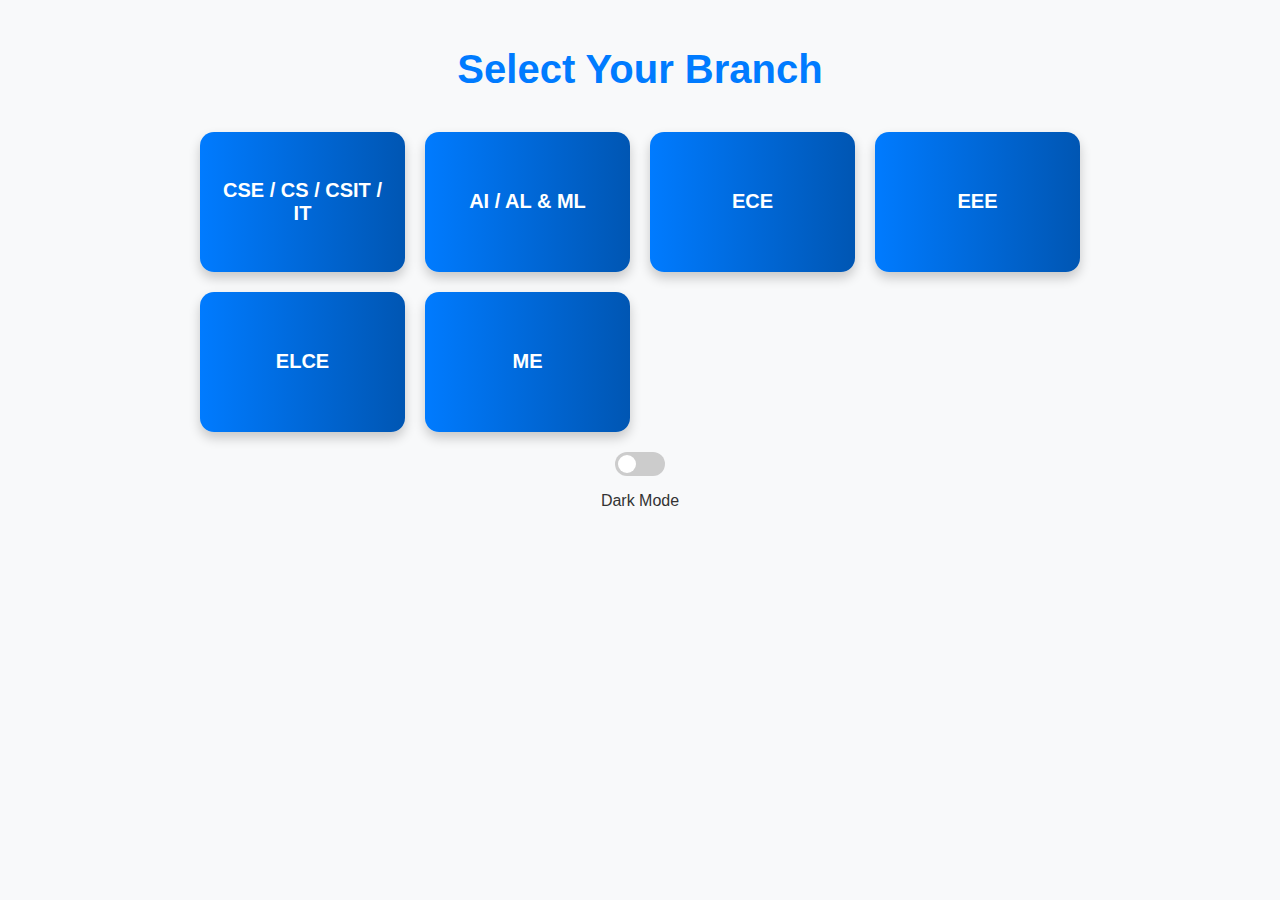
<file: index.html>
<!DOCTYPE html>
<html lang="en">
<head>
    <meta charset="UTF-8">
    <meta name="viewport" content="width=device-width, initial-scale=1.0">
    <title>Student Notes - Home</title>
    <link rel="stylesheet" href="styles.css">
</head>
<body>
    <div class="container">
        <h1>Select Your Branch</h1>
        
        <div class="branches">
            <div class="branch" onclick="goToNotes('cse')">CSE / CS / CSIT / IT</div>
            <div class="branch" onclick="goToNotes('ai')">AI / AL & ML</div>
            <div class="branch" onclick="goToNotes('ece')">ECE</div>
            <div class="branch" onclick="goToNotes('eee')">EEE</div>
            <div class="branch" onclick="goToNotes('elce')">ELCE</div>
            <div class="branch" onclick="goToNotes('me')">ME</div>
        </div>

        <label class="switch">
            <input type="checkbox" id="darkModeToggle">
            <span class="slider"></span>
        </label>
        <p>Dark Mode</p>
    </div>

    <script src="script.js"></script>
</body>
</html>
</file>
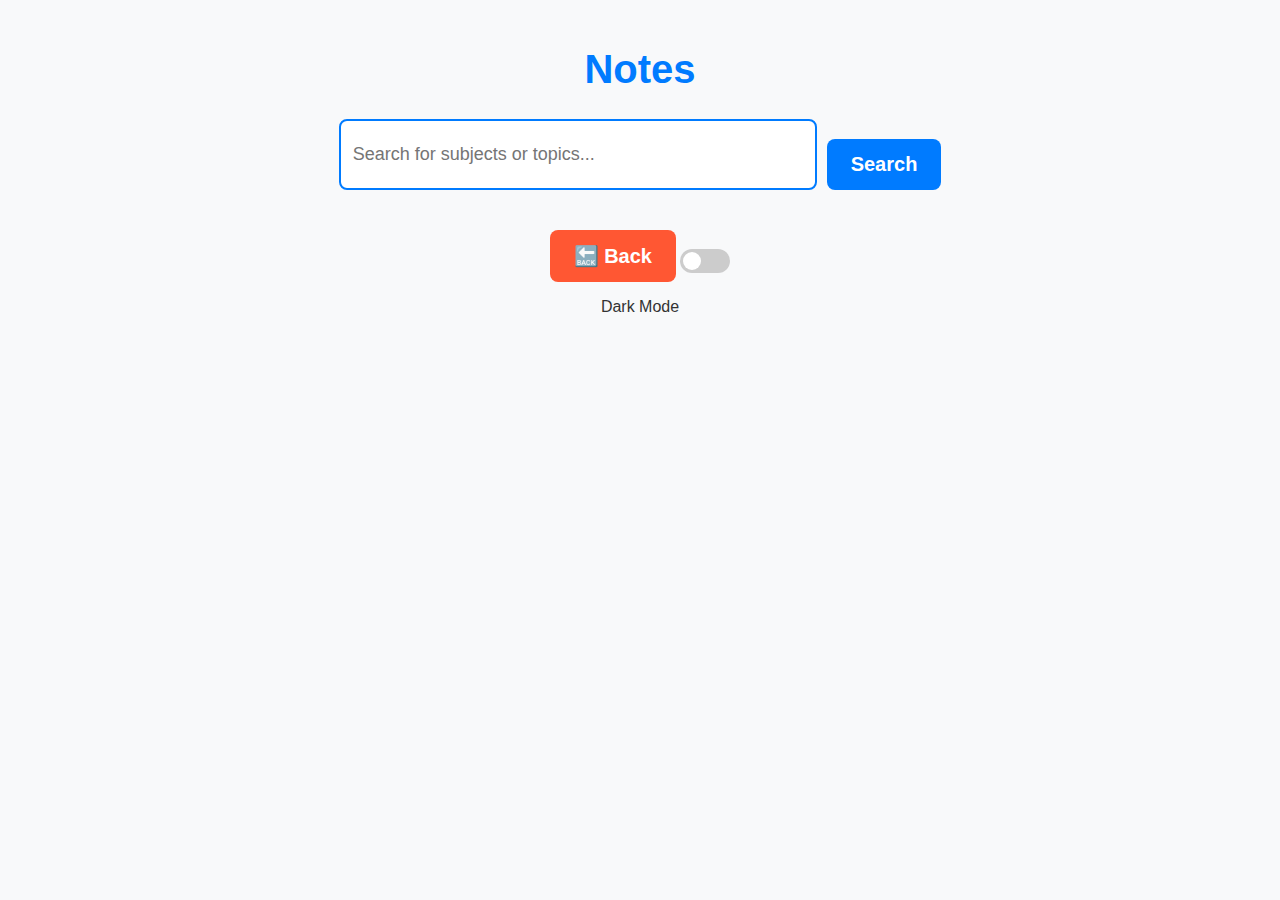
<file: notes.html>
<!DOCTYPE html>
<html lang="en">
<head>
    <meta charset="UTF-8">
    <meta name="viewport" content="width=device-width, initial-scale=1.0">
    <title>Student Notes</title>
    <link rel="stylesheet" href="styles.css">
</head>
<body>
    <div class="container">
        <h1 id="branchTitle">Notes</h1>

        <!-- Search Bar -->
        <div class="search-container">
            <input type="text" id="searchInput" placeholder="Search for subjects or topics..." onkeyup="searchNotes()">
            <button class="search-btn" onclick="searchNotes()">Search</button>
        </div>

        <!-- Notes List -->
        <div id="notesList" class="notes-container">
            <!-- Notes will be added dynamically here -->
        </div>

        <!-- Back Button -->
        <button onclick="goBack()">🔙 Back</button>

        <!-- Dark Mode Toggle -->
        <label class="switch">
            <input type="checkbox" id="darkModeToggle">
            <span class="slider"></span>
        </label>
        <p>Dark Mode</p>
    </div>

    <script src="notes.js"></script>
</body>
</html>
</file>
<file: styles.css>
/* General Styling */
body {
    font-family: "Poppins", sans-serif;
    margin: 0;
    padding: 0;
    background-color: #f8f9fa;
    color: #333;
    transition: background 0.3s, color 0.3s;
    text-align: center;
}

/* Container */
.container {
    max-width: 900px;
    margin: auto;
    padding: 20px;
}

/* Header */
h1 {
    font-size: 2.5rem;
    font-weight: bold;
    color: #007bff;
}

/* Branch Selection */
.branches {
    display: grid;
    grid-template-columns: repeat(auto-fit, minmax(200px, 1fr));
    gap: 20px;
    margin-top: 30px;
    padding: 10px;
}

.branch {
    background: linear-gradient(to right, #007bff, #0056b3);
    color: white;
    padding: 20px;
    font-size: 20px;
    font-weight: bold;
    border-radius: 14px;
    box-shadow: 0 6px 12px rgba(0, 0, 0, 0.2);
    transition: transform 0.3s, box-shadow 0.3s;
    cursor: pointer;
    min-height: 100px;
    display: flex;
    align-items: center;
    justify-content: center;
}

.branch:hover {
    transform: scale(1.07);
    box-shadow: 0 10px 20px rgba(0, 0, 0, 0.3);
}

/* Dark Mode */
.dark-mode {
    background-color: #222;
    color: white;
}

.dark-mode .branch {
    background: linear-gradient(to right, #444, #666);
}

.dark-mode .branch:hover {
    background: linear-gradient(to right, #555, #777);
}

/* Dark Mode Switch */
.switch {
    position: relative;
    display: inline-block;
    width: 50px;
    height: 24px;
    margin-top: 10px;
}

.switch input {
    opacity: 0;
    width: 0;
    height: 0;
}

.slider {
    position: absolute;
    cursor: pointer;
    top: 0;
    left: 0;
    right: 0;
    bottom: 0;
    background-color: #ccc;
    transition: 0.4s;
    border-radius: 24px;
}

.slider:before {
    position: absolute;
    content: "";
    height: 18px;
    width: 18px;
    left: 3px;
    bottom: 3px;
    background-color: white;
    transition: 0.4s;
    border-radius: 50%;
}

input:checked + .slider {
    background-color: #007bff;
}

input:checked + .slider:before {
    transform: translateX(26px);
}
/* Notes Container */
.notes-container {
    display: flex;
    flex-direction: column;
    gap: 15px;
    margin-top: 20px;
}

/* Note Item */
.note-item {
    background: white;
    padding: 15px;
    border-radius: 10px;
    box-shadow: 0 5px 10px rgba(0, 0, 0, 0.1);
    display: flex;
    justify-content: space-between;
    align-items: center;
}

.note-item p {
    font-size: 18px;
    font-weight: 500;
    margin: 0;
}

/* Download Button */
.download-btn {
    background: #007bff;
    color: white;
    padding: 10px 15px;
    border-radius: 8px;
    text-decoration: none;
    font-size: 16px;
    transition: 0.3s;
}

.download-btn:hover {
    background: #0056b3;
}

/* Dark Mode for Notes */
.dark-mode .note-item {
    background: #333;
    color: white;
}

.dark-mode .download-btn {
    background: #0056b3;
}

.dark-mode .download-btn:hover {
    background: #003f7f;
}
/* Search Container */
.search-container {
    display: flex;
    justify-content: center;
    margin-top: 20px;
}

#searchInput {
    width: 50%;
    padding: 12px;
    font-size: 18px;
    border: 2px solid #007bff;
    border-radius: 8px;
    outline: none;
}

/* Enlarged Search Button */
.search-btn {
    background: #007bff;
    color: white;
    border: none;
    padding: 14px 24px;
    font-size: 20px;
    font-weight: bold;
    border-radius: 8px;
    cursor: pointer;
    margin-left: 10px;
    transition: background 0.3s, transform 0.2s;
}

.search-btn:hover {
    background: #0056b3;
    transform: scale(1.05);
}

/* Enlarged Back Button */
button {
    background: #ff5733;
    color: white;
    font-size: 20px;
    font-weight: bold;
    padding: 14px 24px;
    border: none;
    border-radius: 8px;
    cursor: pointer;
    margin-top: 20px;
    transition: background 0.3s, transform 0.2s;
}

button:hover {
    background: #cc4526;
    transform: scale(1.05);
}
</file>
